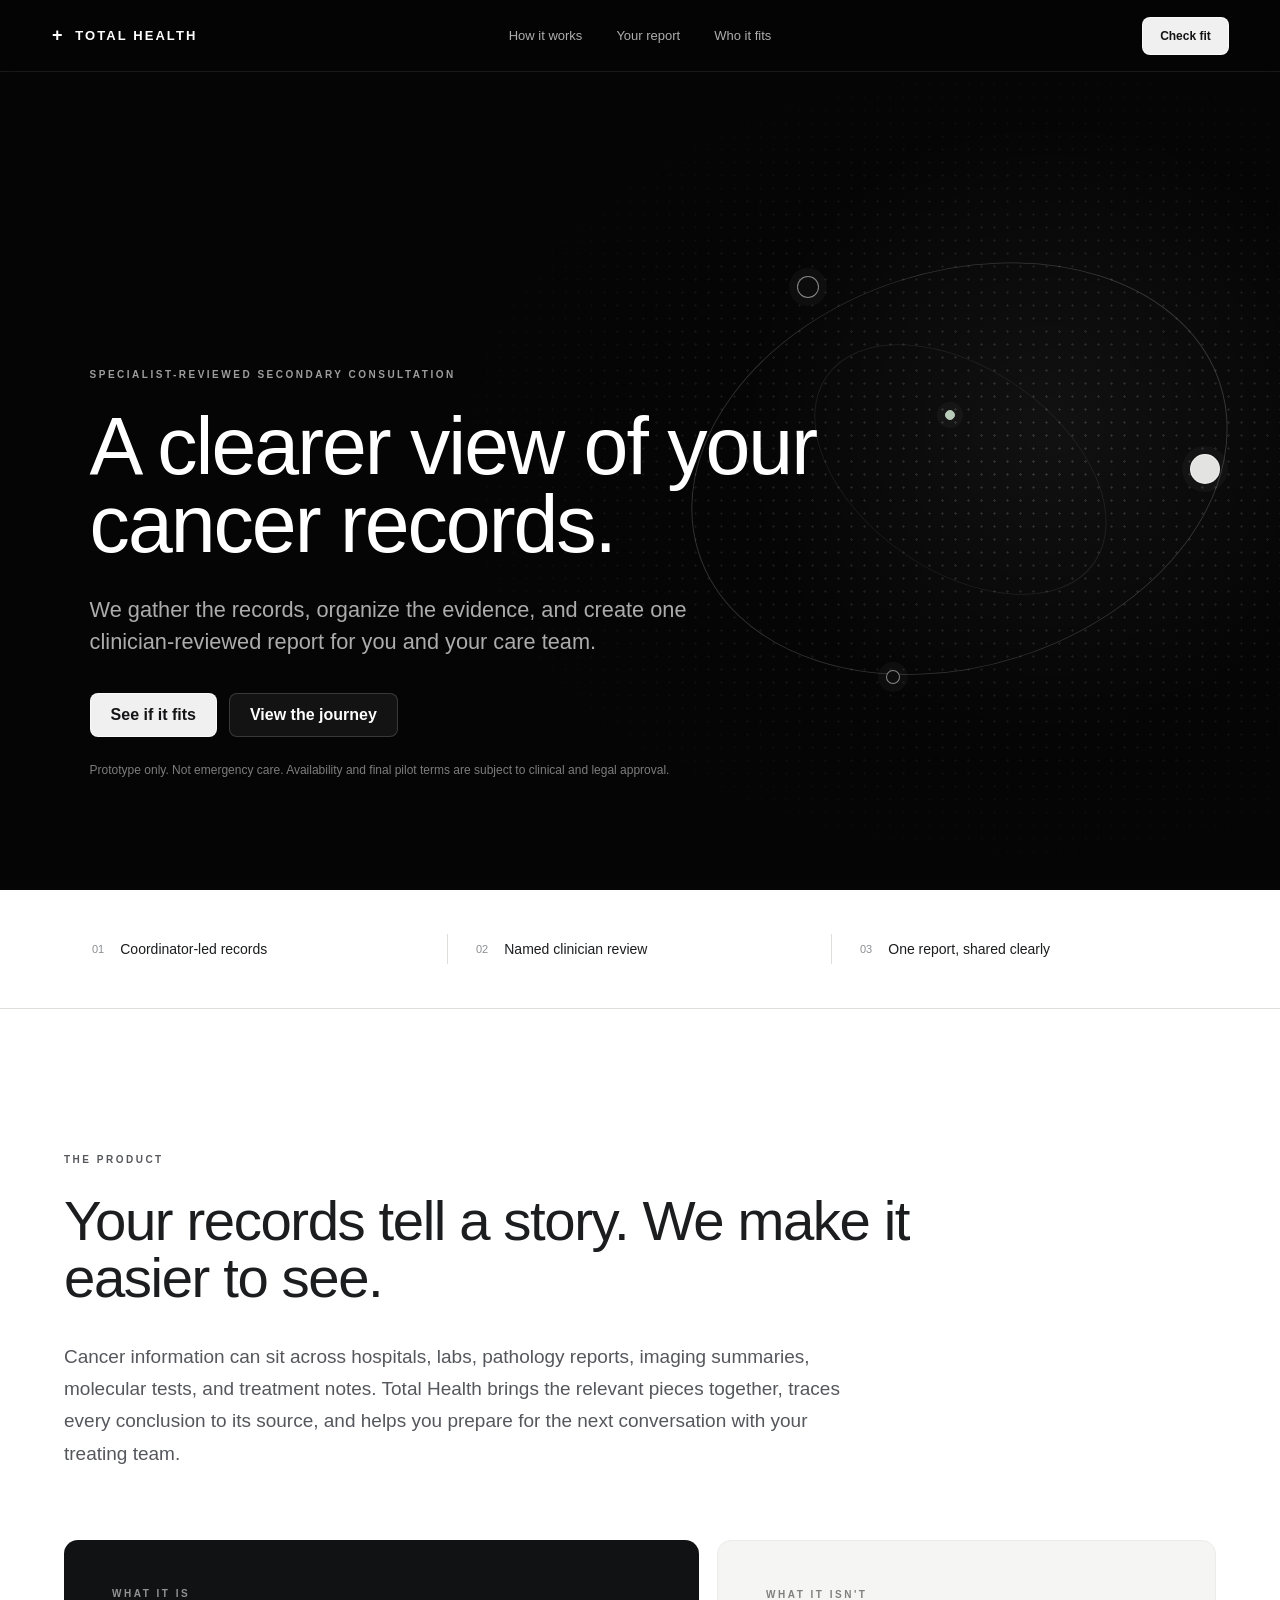
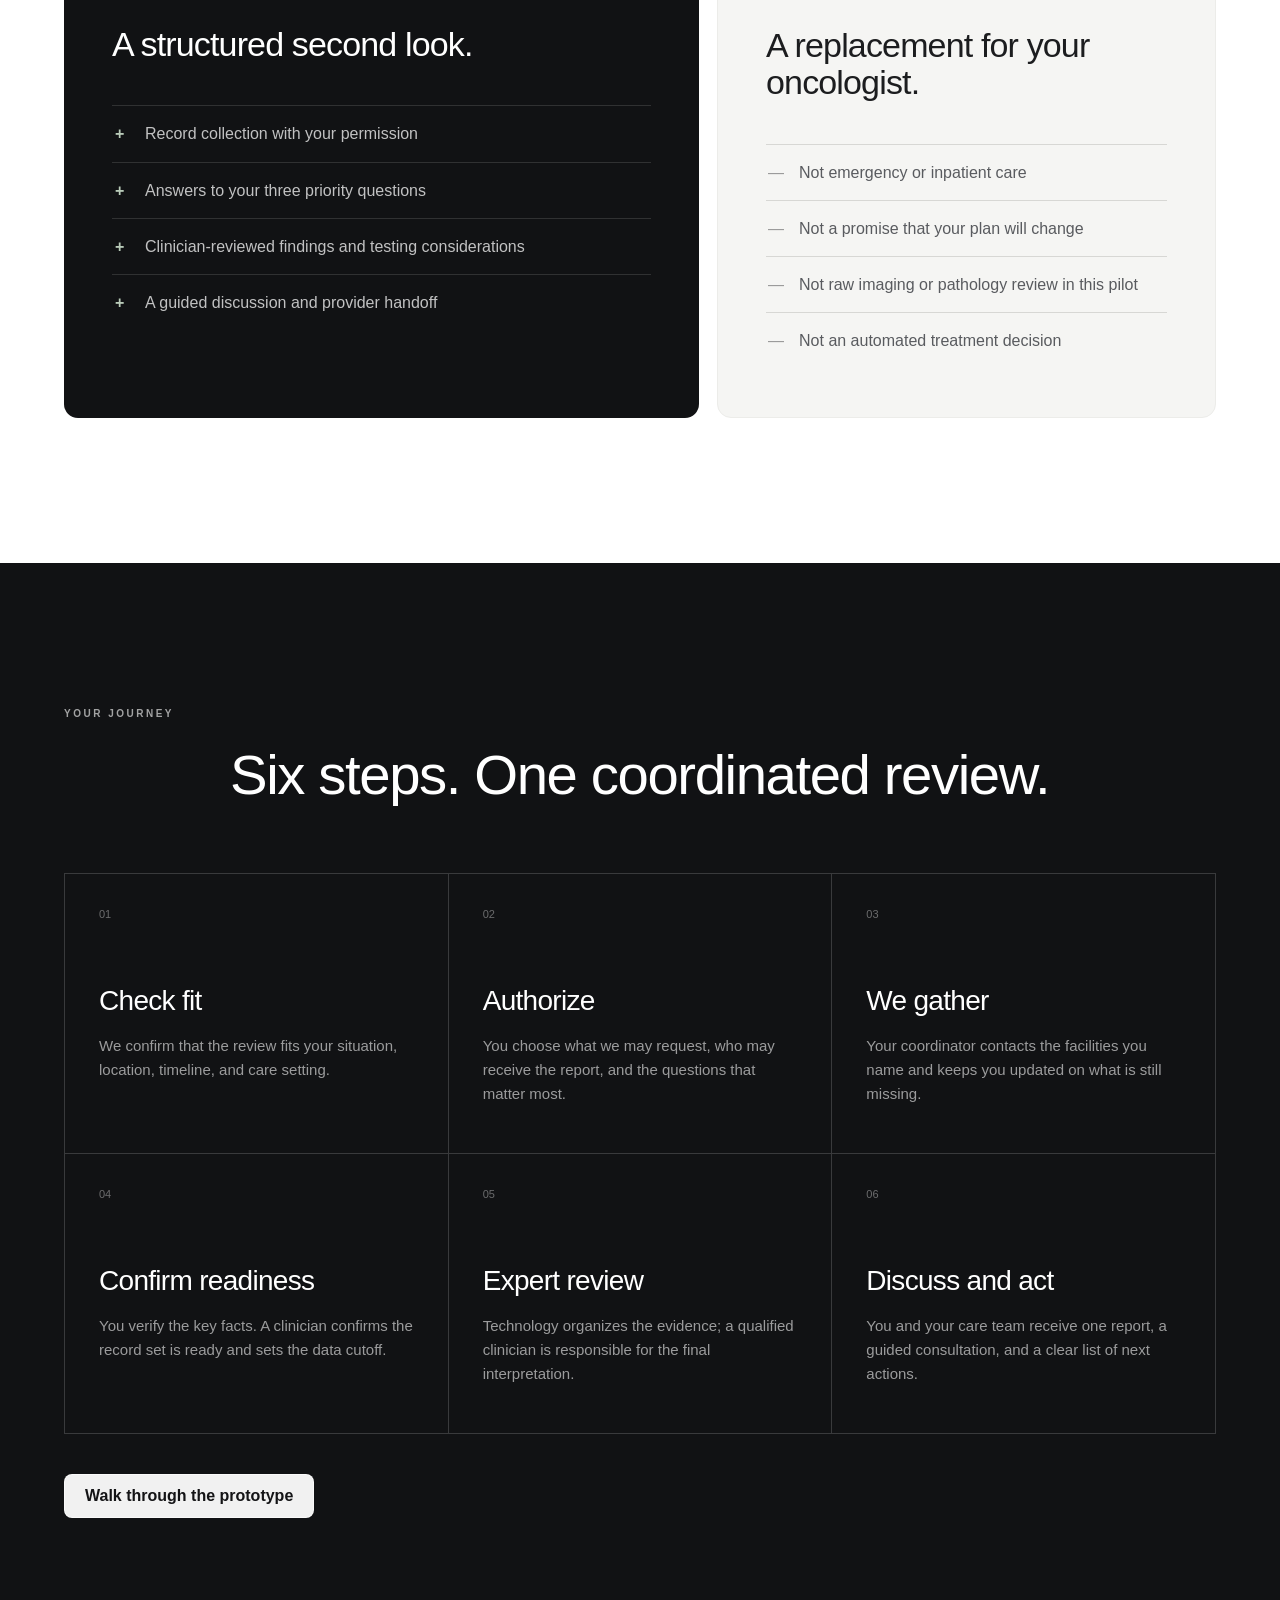
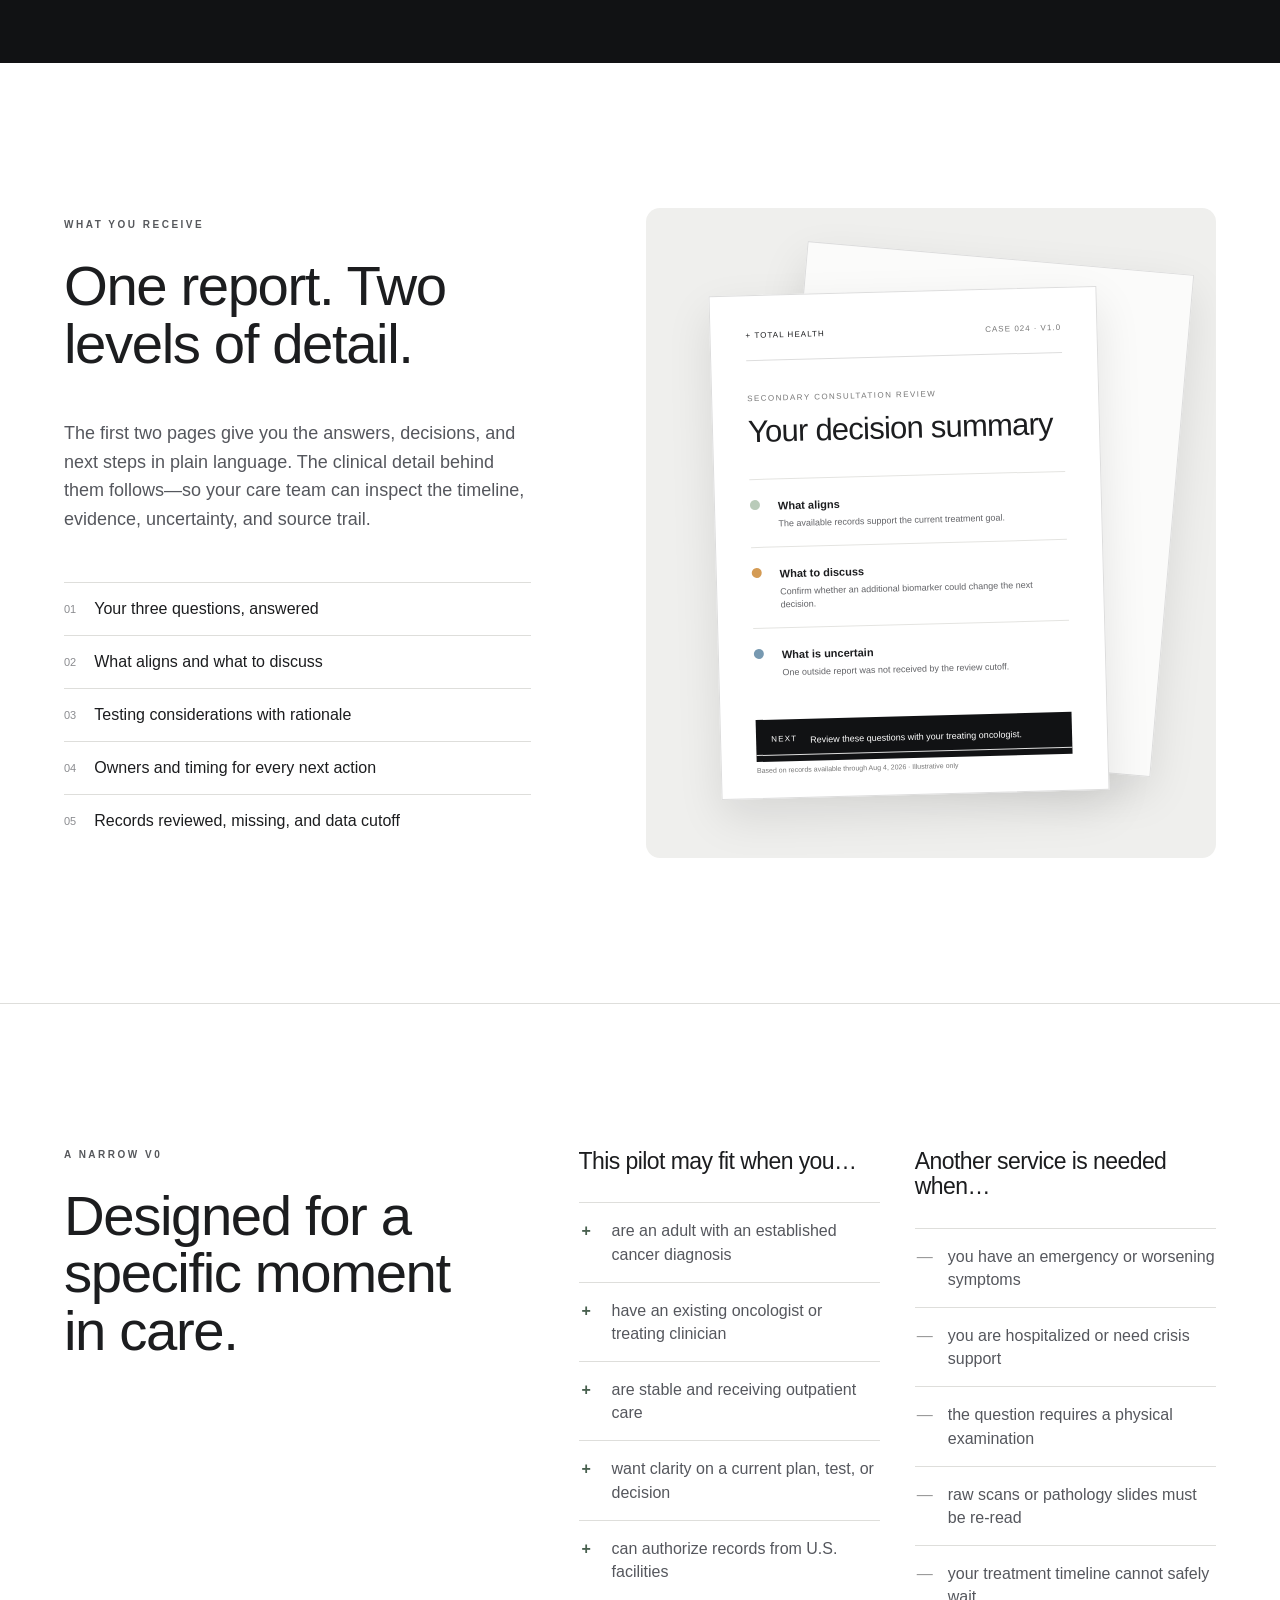
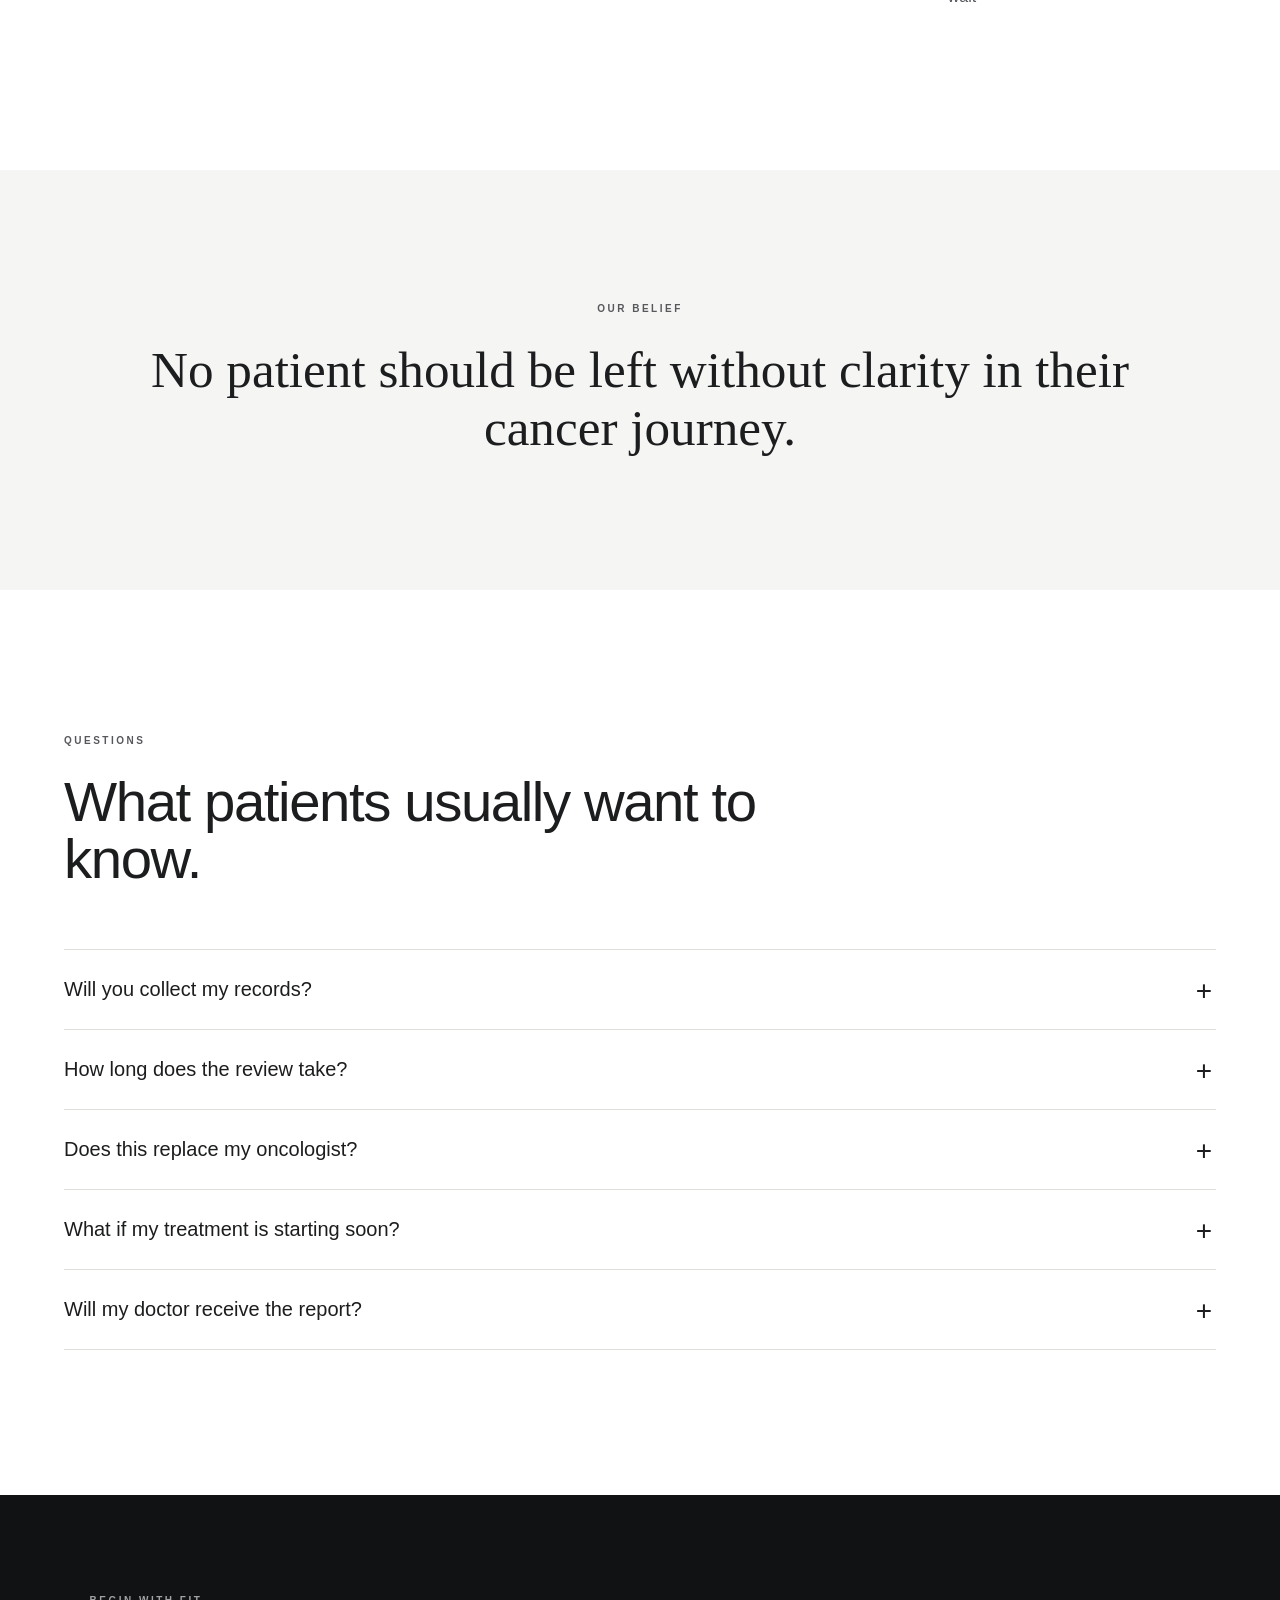
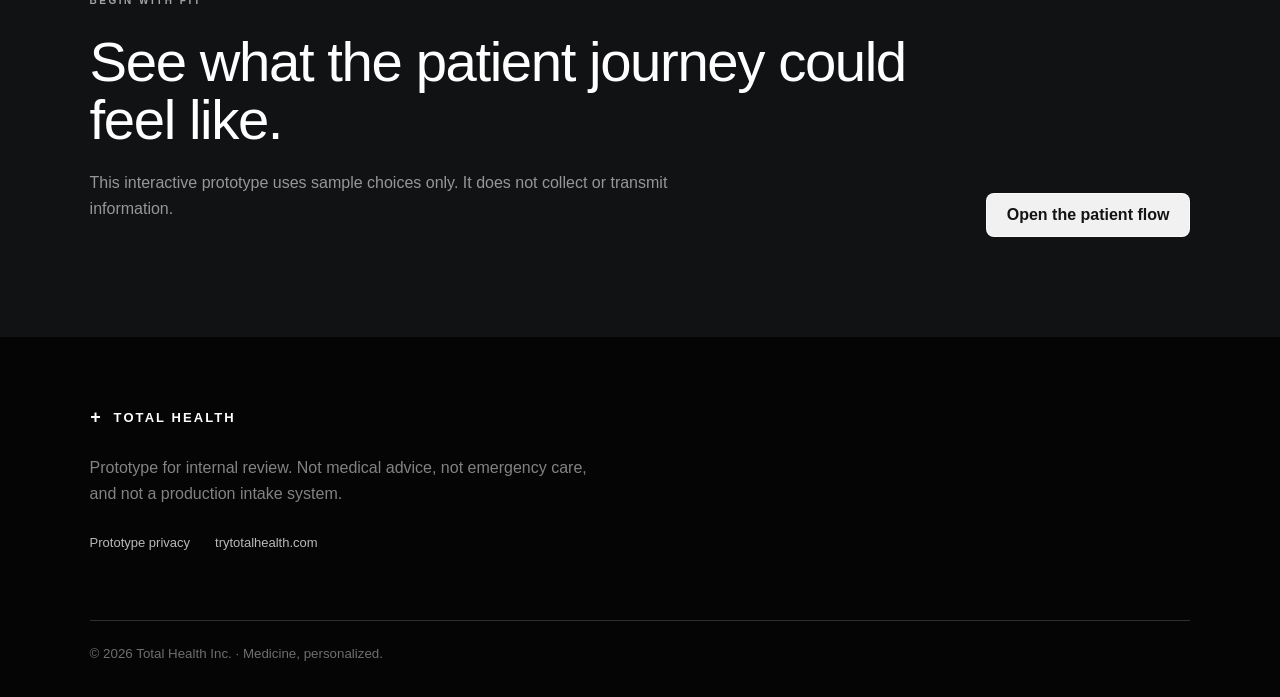
<file: total-health-tier2/index.html>
<!doctype html>
<html lang="en">
  <head>
    <meta charset="UTF-8" />
    <meta name="viewport" content="width=device-width, initial-scale=1.0" />
    <meta name="description" content="A Total Health prototype for a specialist-reviewed secondary cancer consultation." />
    <meta name="robots" content="noindex,nofollow" />
    <title>Total Health — A clearer view of your cancer records</title>
    <link rel="stylesheet" href="styles.css" />
  </head>
  <body>
    <a class="skip-link" href="#main">Skip to content</a>
    <header class="site-header dark-header" aria-label="Primary navigation">
      <a class="brand" href="index.html" aria-label="Total Health home">
        <span aria-hidden="true" class="brand-mark">+</span>
        <span>TOTAL HEALTH</span>
      </a>
      <nav aria-label="Main navigation">
        <a href="#how-it-works">How it works</a>
        <a href="#what-you-receive">Your report</a>
        <a href="#fit">Who it fits</a>
      </nav>
      <a class="button button-light button-small" href="patient-flow.html">Check fit</a>
    </header>

    <main id="main">
      <section class="hero hero-grid" aria-labelledby="hero-title">
        <div class="orbital-field" aria-hidden="true">
          <span class="orbit orbit-one"></span>
          <span class="orbit orbit-two"></span>
          <span class="node node-a"></span>
          <span class="node node-b"></span>
          <span class="node node-c"></span>
          <span class="node node-d"></span>
        </div>
        <div class="hero-copy">
          <p class="eyebrow light">SPECIALIST-REVIEWED SECONDARY CONSULTATION</p>
          <h1 id="hero-title">A clearer view of your cancer records.</h1>
          <p class="hero-lede">We gather the records, organize the evidence, and create one clinician-reviewed report for you and your care team.</p>
          <div class="button-row">
            <a class="button button-light" href="patient-flow.html">See if it fits</a>
            <a class="button button-ghost" href="#how-it-works">View the journey</a>
          </div>
          <p class="hero-note">Prototype only. Not emergency care. Availability and final pilot terms are subject to clinical and legal approval.</p>
        </div>
      </section>

      <section class="trust-strip" aria-label="Service principles">
        <div><span>01</span><strong>Coordinator-led records</strong></div>
        <div><span>02</span><strong>Named clinician review</strong></div>
        <div><span>03</span><strong>One report, shared clearly</strong></div>
      </section>

      <section class="section intro-section" aria-labelledby="intro-title">
        <p class="eyebrow">THE PRODUCT</p>
        <h2 id="intro-title">Your records tell a story. We make it easier to see.</h2>
        <p class="section-lede">Cancer information can sit across hospitals, labs, pathology reports, imaging summaries, molecular tests, and treatment notes. Total Health brings the relevant pieces together, traces every conclusion to its source, and helps you prepare for the next conversation with your treating team.</p>

        <div class="contrast-grid">
          <article class="contrast-card dark-card">
            <p class="card-kicker">WHAT IT IS</p>
            <h3>A structured second look.</h3>
            <ul class="check-list">
              <li>Record collection with your permission</li>
              <li>Answers to your three priority questions</li>
              <li>Clinician-reviewed findings and testing considerations</li>
              <li>A guided discussion and provider handoff</li>
            </ul>
          </article>
          <article class="contrast-card pale-card">
            <p class="card-kicker">WHAT IT ISN'T</p>
            <h3>A replacement for your oncologist.</h3>
            <ul class="minus-list">
              <li>Not emergency or inpatient care</li>
              <li>Not a promise that your plan will change</li>
              <li>Not raw imaging or pathology review in this pilot</li>
              <li>Not an automated treatment decision</li>
            </ul>
          </article>
        </div>
      </section>

      <section class="section dark-section" id="how-it-works" aria-labelledby="journey-title">
        <p class="eyebrow light">YOUR JOURNEY</p>
        <h2 id="journey-title">Six steps. One coordinated review.</h2>
        <div class="journey-grid">
          <article class="journey-card"><span>01</span><h3>Check fit</h3><p>We confirm that the review fits your situation, location, timeline, and care setting.</p></article>
          <article class="journey-card"><span>02</span><h3>Authorize</h3><p>You choose what we may request, who may receive the report, and the questions that matter most.</p></article>
          <article class="journey-card"><span>03</span><h3>We gather</h3><p>Your coordinator contacts the facilities you name and keeps you updated on what is still missing.</p></article>
          <article class="journey-card"><span>04</span><h3>Confirm readiness</h3><p>You verify the key facts. A clinician confirms the record set is ready and sets the data cutoff.</p></article>
          <article class="journey-card"><span>05</span><h3>Expert review</h3><p>Technology organizes the evidence; a qualified clinician is responsible for the final interpretation.</p></article>
          <article class="journey-card"><span>06</span><h3>Discuss and act</h3><p>You and your care team receive one report, a guided consultation, and a clear list of next actions.</p></article>
        </div>
        <div class="section-cta">
          <a class="button button-light" href="patient-flow.html">Walk through the prototype</a>
        </div>
      </section>

      <section class="section report-section" id="what-you-receive" aria-labelledby="report-title">
        <div class="report-copy">
          <p class="eyebrow">WHAT YOU RECEIVE</p>
          <h2 id="report-title">One report. Two levels of detail.</h2>
          <p>The first two pages give you the answers, decisions, and next steps in plain language. The clinical detail behind them follows—so your care team can inspect the timeline, evidence, uncertainty, and source trail.</p>
          <ul class="line-list">
            <li><span>01</span> Your three questions, answered</li>
            <li><span>02</span> What aligns and what to discuss</li>
            <li><span>03</span> Testing considerations with rationale</li>
            <li><span>04</span> Owners and timing for every next action</li>
            <li><span>05</span> Records reviewed, missing, and data cutoff</li>
          </ul>
        </div>
        <div class="report-mock" aria-label="Illustrative report preview">
          <div class="report-paper report-back" aria-hidden="true"></div>
          <article class="report-paper report-front">
            <header>
              <div class="report-brand">+ TOTAL HEALTH</div>
              <div class="report-meta">CASE 024 · V1.0</div>
            </header>
            <p class="report-label">SECONDARY CONSULTATION REVIEW</p>
            <h3>Your decision summary</h3>
            <div class="finding positive"><span></span><div><strong>What aligns</strong><p>The available records support the current treatment goal.</p></div></div>
            <div class="finding consider"><span></span><div><strong>What to discuss</strong><p>Confirm whether an additional biomarker could change the next decision.</p></div></div>
            <div class="finding neutral"><span></span><div><strong>What is uncertain</strong><p>One outside report was not received by the review cutoff.</p></div></div>
            <div class="next-action"><span>Next</span><p>Review these questions with your treating oncologist.</p></div>
            <footer>Based on records available through Aug 4, 2026 · Illustrative only</footer>
          </article>
        </div>
      </section>

      <section class="section fit-section" id="fit" aria-labelledby="fit-title">
        <div>
          <p class="eyebrow">A NARROW V0</p>
          <h2 id="fit-title">Designed for a specific moment in care.</h2>
        </div>
        <div class="fit-columns">
          <article>
            <h3>This pilot may fit when you…</h3>
            <ul class="check-list ink">
              <li>are an adult with an established cancer diagnosis</li>
              <li>have an existing oncologist or treating clinician</li>
              <li>are stable and receiving outpatient care</li>
              <li>want clarity on a current plan, test, or decision</li>
              <li>can authorize records from U.S. facilities</li>
            </ul>
          </article>
          <article>
            <h3>Another service is needed when…</h3>
            <ul class="minus-list ink">
              <li>you have an emergency or worsening symptoms</li>
              <li>you are hospitalized or need crisis support</li>
              <li>the question requires a physical examination</li>
              <li>raw scans or pathology slides must be re-read</li>
              <li>your treatment timeline cannot safely wait</li>
            </ul>
          </article>
        </div>
      </section>

      <section class="belief-section" aria-label="Total Health belief">
        <p class="eyebrow">OUR BELIEF</p>
        <blockquote>No patient should be left without clarity in their cancer journey.</blockquote>
      </section>

      <section class="section faq-section" aria-labelledby="faq-title">
        <p class="eyebrow">QUESTIONS</p>
        <h2 id="faq-title">What patients usually want to know.</h2>
        <div class="faq-list">
          <details><summary>Will you collect my records?</summary><p>Yes. After you authorize us, a coordinator requests the relevant records from the facilities you name. You may upload records you already have, but upload is optional.</p></details>
          <details><summary>How long does the review take?</summary><p>The record-gathering time depends on your providers. The proposed pilot target is 7–10 business days for the report after a clinician confirms that the record set is complete. Final terms are pending.</p></details>
          <details><summary>Does this replace my oncologist?</summary><p>No. Your treating clinician remains responsible for diagnosis, orders, and treatment. The report is designed to support a better-informed conversation with that team.</p></details>
          <details><summary>What if my treatment is starting soon?</summary><p>Tell us during the fit check. We will only accept the case if the clinical team can meet the decision timeline. Do not delay treatment while waiting for this review unless your treating clinician advises you to.</p></details>
          <details><summary>Will my doctor receive the report?</summary><p>The proposed service sends the same versioned report to you and the clinician you nominate through verified secure channels, subject to your authorization and the final service policy.</p></details>
        </div>
      </section>

      <section class="cta-section">
        <div>
          <p class="eyebrow light">BEGIN WITH FIT</p>
          <h2>See what the patient journey could feel like.</h2>
          <p>This interactive prototype uses sample choices only. It does not collect or transmit information.</p>
        </div>
        <a class="button button-light" href="patient-flow.html">Open the patient flow</a>
      </section>
    </main>

    <footer class="site-footer">
      <div class="brand"><span aria-hidden="true" class="brand-mark">+</span><span>TOTAL HEALTH</span></div>
      <p>Prototype for internal review. Not medical advice, not emergency care, and not a production intake system.</p>
      <div class="footer-links"><a href="privacy.html">Prototype privacy</a><a href="https://trytotalhealth.com/">trytotalhealth.com</a></div>
      <small>© 2026 Total Health Inc. · Medicine, personalized.</small>
    </footer>
  </body>
</html>
</file>
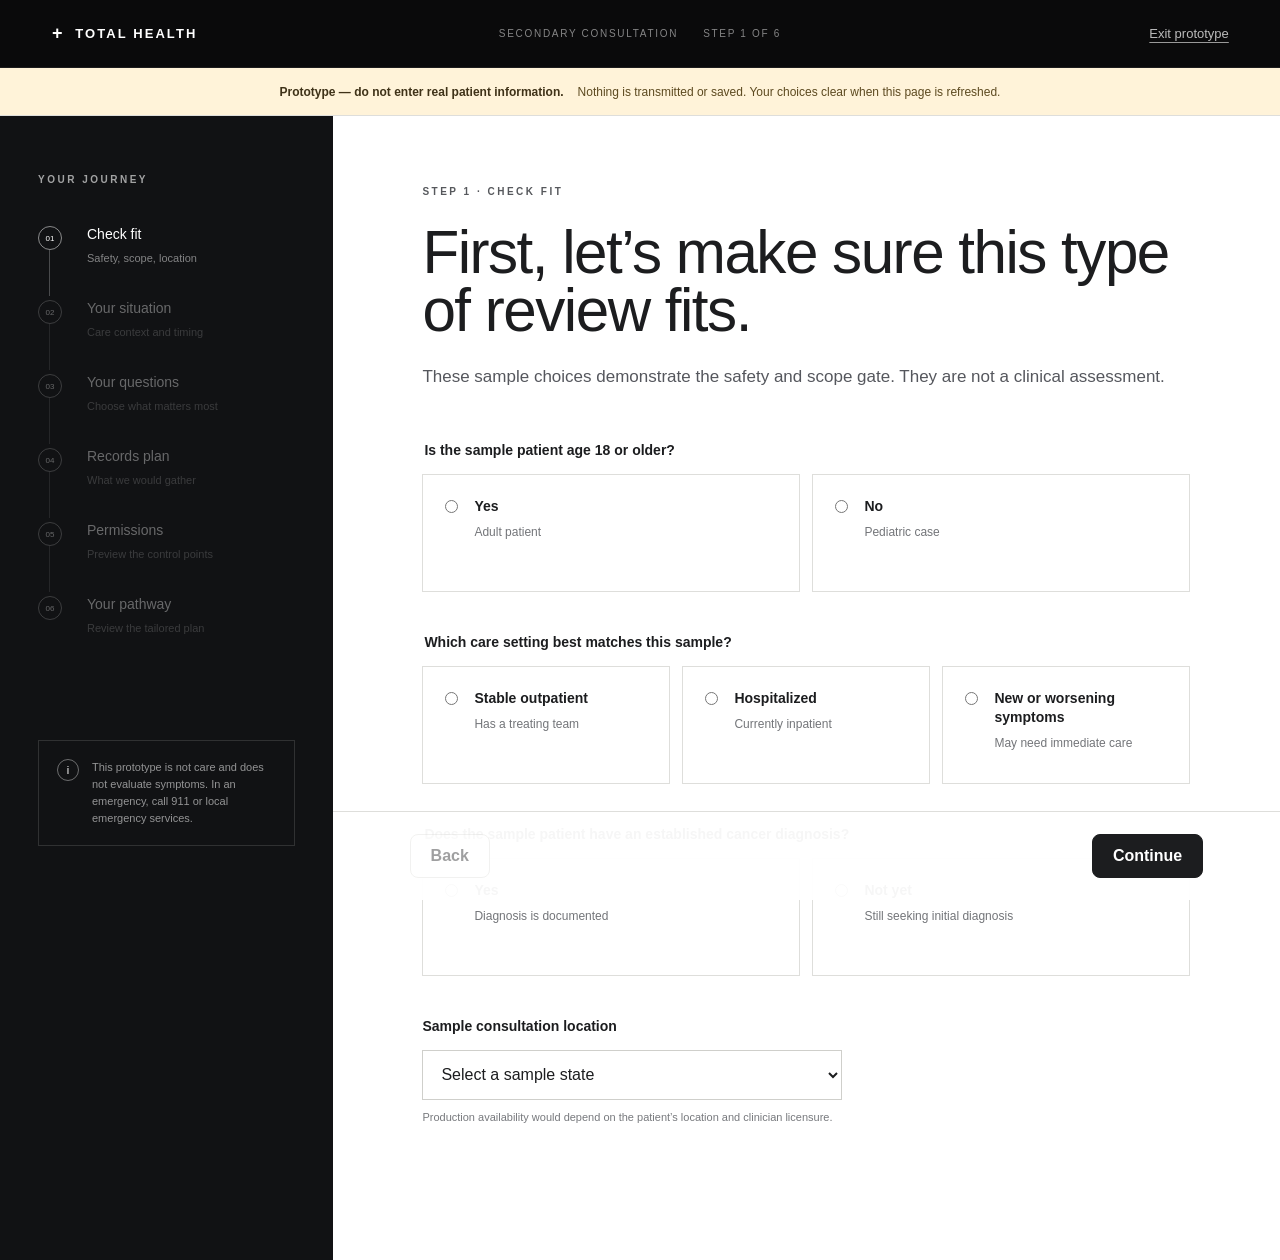
<file: total-health-tier2/patient-flow.html>
<!doctype html>
<html lang="en">
  <head>
    <meta charset="UTF-8" />
    <meta name="viewport" content="width=device-width, initial-scale=1.0" />
    <meta name="description" content="Interactive no-PHI prototype of the Total Health Tier 2 secondary-consult patient flow." />
    <meta name="robots" content="noindex,nofollow" />
    <title>Patient flow prototype — Total Health</title>
    <link rel="stylesheet" href="styles.css" />
  </head>
  <body class="flow-page">
    <a class="skip-link" href="#flow-main">Skip to content</a>
    <header class="site-header flow-header">
      <a class="brand" href="index.html" aria-label="Back to Total Health prototype home">
        <span aria-hidden="true" class="brand-mark">+</span>
        <span>TOTAL HEALTH</span>
      </a>
      <div class="flow-header-meta"><span>SECONDARY CONSULTATION</span><span id="step-counter">STEP 1 OF 6</span></div>
      <a class="text-link" href="index.html">Exit prototype</a>
    </header>

    <div class="prototype-alert" role="note">
      <strong>Prototype — do not enter real patient information.</strong>
      <span>Nothing is transmitted or saved. Your choices clear when this page is refreshed.</span>
    </div>

    <main id="flow-main" class="flow-shell">
      <aside class="flow-sidebar" aria-label="Patient journey steps">
        <p class="eyebrow light">YOUR JOURNEY</p>
        <ol class="progress-list">
          <li class="active" data-progress="1"><span>01</span><div><strong>Check fit</strong><small>Safety, scope, location</small></div></li>
          <li data-progress="2"><span>02</span><div><strong>Your situation</strong><small>Care context and timing</small></div></li>
          <li data-progress="3"><span>03</span><div><strong>Your questions</strong><small>Choose what matters most</small></div></li>
          <li data-progress="4"><span>04</span><div><strong>Records plan</strong><small>What we would gather</small></div></li>
          <li data-progress="5"><span>05</span><div><strong>Permissions</strong><small>Preview the control points</small></div></li>
          <li data-progress="6"><span>06</span><div><strong>Your pathway</strong><small>Review the tailored plan</small></div></li>
        </ol>
        <div class="sidebar-help"><span aria-hidden="true">i</span><p>This prototype is not care and does not evaluate symptoms. In an emergency, call 911 or local emergency services.</p></div>
      </aside>

      <section class="flow-panel" aria-live="polite">
        <form id="flow-form" novalidate>
          <section class="flow-step active" data-step="1" aria-labelledby="step-1-title">
            <p class="eyebrow">STEP 1 · CHECK FIT</p>
            <h1 id="step-1-title">First, let’s make sure this type of review fits.</h1>
            <p class="step-lede">These sample choices demonstrate the safety and scope gate. They are not a clinical assessment.</p>

            <fieldset>
              <legend>Is the sample patient age 18 or older?</legend>
              <div class="choice-row two-up">
                <label class="choice-card"><input type="radio" name="adult" value="yes" required /><span><strong>Yes</strong><small>Adult patient</small></span></label>
                <label class="choice-card"><input type="radio" name="adult" value="no" /><span><strong>No</strong><small>Pediatric case</small></span></label>
              </div>
            </fieldset>

            <fieldset>
              <legend>Which care setting best matches this sample?</legend>
              <div class="choice-row three-up">
                <label class="choice-card"><input type="radio" name="setting" value="outpatient" required /><span><strong>Stable outpatient</strong><small>Has a treating team</small></span></label>
                <label class="choice-card"><input type="radio" name="setting" value="hospital" /><span><strong>Hospitalized</strong><small>Currently inpatient</small></span></label>
                <label class="choice-card"><input type="radio" name="setting" value="urgent" /><span><strong>New or worsening symptoms</strong><small>May need immediate care</small></span></label>
              </div>
            </fieldset>

            <fieldset>
              <legend>Does the sample patient have an established cancer diagnosis?</legend>
              <div class="choice-row two-up">
                <label class="choice-card"><input type="radio" name="diagnosis" value="yes" required /><span><strong>Yes</strong><small>Diagnosis is documented</small></span></label>
                <label class="choice-card"><input type="radio" name="diagnosis" value="no" /><span><strong>Not yet</strong><small>Still seeking initial diagnosis</small></span></label>
              </div>
            </fieldset>

            <div class="field-group compact-field">
              <label for="state">Sample consultation location</label>
              <select id="state" name="state" required>
                <option value="">Select a sample state</option>
                <option value="CA">California</option>
                <option value="NY">New York</option>
                <option value="TX">Texas</option>
                <option value="other">Another U.S. state</option>
              </select>
              <p class="field-help">Production availability would depend on the patient’s location and clinician licensure.</p>
            </div>
          </section>

          <section class="flow-step" data-step="2" aria-labelledby="step-2-title">
            <p class="eyebrow">STEP 2 · YOUR SITUATION</p>
            <h1 id="step-2-title">Where is the sample patient in the care journey?</h1>
            <p class="step-lede">The answer changes which records matter most and how the review should add value.</p>

            <fieldset>
              <legend>Has the sample patient already visited a major cancer center?</legend>
              <div class="choice-stack">
                <label class="choice-card horizontal"><input type="radio" name="cohort" value="post-center" required /><span><strong>Yes — a formal second opinion already exists</strong><small>Focus on differentiation, molecular/testing gaps, and unresolved decisions.</small></span><span class="choice-tag">PILOT FIRST</span></label>
                <label class="choice-card horizontal"><input type="radio" name="cohort" value="no-center" /><span><strong>No — care has remained local or regional</strong><small>Collect a broader diagnostic and treatment record before advanced analysis.</small></span></label>
                <label class="choice-card horizontal"><input type="radio" name="cohort" value="unsure" /><span><strong>Unsure</strong><small>A coordinator would clarify the history before requests begin.</small></span></label>
              </div>
            </fieldset>

            <fieldset>
              <legend>How soon is the next major treatment decision?</legend>
              <div class="choice-row three-up">
                <label class="choice-card"><input type="radio" name="timing" value="soon" required /><span><strong>Within 10 business days</strong><small>Manual timeline review</small></span></label>
                <label class="choice-card"><input type="radio" name="timing" value="later" /><span><strong>More than 10 days</strong><small>Standard pilot pathway</small></span></label>
                <label class="choice-card"><input type="radio" name="timing" value="unknown" /><span><strong>Not sure</strong><small>Coordinator confirms</small></span></label>
              </div>
            </fieldset>

            <div class="info-card"><span class="info-icon" aria-hidden="true">!</span><p><strong>The review should never create an unsafe delay.</strong> A real patient would be told not to delay treatment unless their treating clinician advises them to.</p></div>
          </section>

          <section class="flow-step" data-step="3" aria-labelledby="step-3-title">
            <p class="eyebrow">STEP 3 · YOUR QUESTIONS</p>
            <h1 id="step-3-title">Choose up to three questions for the review.</h1>
            <p class="step-lede">Focused questions keep the evidence search bounded and make the consultation easier to use.</p>

            <fieldset>
              <legend class="sr-only">Sample question choices</legend>
              <div class="question-grid">
                <label class="question-card"><input type="checkbox" name="questions" value="diagnosis" /><span class="question-number">01</span><span><strong>Does the available record support the diagnosis and stage?</strong><small>Review pathology and staging documentation.</small></span></label>
                <label class="question-card"><input type="checkbox" name="questions" value="plan" /><span class="question-number">02</span><span><strong>How does the current plan fit the available evidence?</strong><small>Clarify alignment, alternatives, and assumptions.</small></span></label>
                <label class="question-card"><input type="checkbox" name="questions" value="testing" /><span class="question-number">03</span><span><strong>Could another test inform the next decision?</strong><small>Review biomarkers, molecular testing, and gaps.</small></span></label>
                <label class="question-card"><input type="checkbox" name="questions" value="trial" /><span class="question-number">04</span><span><strong>Are there trial questions worth discussing?</strong><small>Identify what information a trial search would need.</small></span></label>
                <label class="question-card"><input type="checkbox" name="questions" value="hereditary" /><span class="question-number">05</span><span><strong>Should hereditary cancer genetics be discussed?</strong><small>Separate tumor testing from inherited risk.</small></span></label>
                <label class="question-card"><input type="checkbox" name="questions" value="next" /><span class="question-number">06</span><span><strong>What are the most important next questions for the care team?</strong><small>Create an owner-and-timing action list.</small></span></label>
              </div>
              <p class="selection-note"><span id="question-count">0</span> of 3 selected</p>
            </fieldset>

            <div class="info-card soft"><span class="info-icon" aria-hidden="true">i</span><p>Production intake would also ask about goals, tradeoffs, preferred detail, language, accessibility, and whether a caregiver should participate.</p></div>
          </section>

          <section class="flow-step" data-step="4" aria-labelledby="step-4-title">
            <p class="eyebrow">STEP 4 · RECORDS PLAN</p>
            <h1 id="step-4-title">We would build the record set with the patient—not hand them a scavenger hunt.</h1>
            <p class="step-lede">Select generic sample sources to preview the coordinator’s plan. Do not enter facility or clinician names.</p>

            <fieldset>
              <legend>Which sample sources hold relevant records?</legend>
              <div class="source-grid">
                <label class="source-card"><input type="checkbox" name="sources" value="local-oncology" /><span class="source-icon" aria-hidden="true">＋</span><span><strong>Local oncology practice</strong><small>Notes, treatment plan, medications, labs</small></span></label>
                <label class="source-card"><input type="checkbox" name="sources" value="cancer-center" /><span class="source-icon" aria-hidden="true">✦</span><span><strong>Major cancer center</strong><small>Consult note, tumor board, recommendations</small></span></label>
                <label class="source-card"><input type="checkbox" name="sources" value="hospital" /><span class="source-icon" aria-hidden="true">▦</span><span><strong>Hospital or surgery center</strong><small>Operative and procedure records</small></span></label>
                <label class="source-card"><input type="checkbox" name="sources" value="pathology" /><span class="source-icon" aria-hidden="true">◫</span><span><strong>Pathology laboratory</strong><small>Reports and amendments</small></span></label>
                <label class="source-card"><input type="checkbox" name="sources" value="imaging" /><span class="source-icon" aria-hidden="true">◎</span><span><strong>Imaging center</strong><small>Reports and impressions; not raw images in V0</small></span></label>
                <label class="source-card"><input type="checkbox" name="sources" value="molecular" /><span class="source-icon" aria-hidden="true">⌁</span><span><strong>Molecular testing lab</strong><small>Biomarker, tumor, or germline reports</small></span></label>
              </div>
            </fieldset>

            <div class="records-preview" id="records-preview">
              <div><p class="card-kicker">BASELINE REQUEST</p><h2>Core oncology record set</h2></div>
              <ul id="records-list">
                <li>Pathology report and amendments</li>
                <li>Most recent imaging report</li>
                <li>Current oncology note and treatment plan</li>
                <li>Treatment history, medications, allergies, and recent labs</li>
                <li>Relevant molecular or biomarker reports</li>
              </ul>
            </div>
          </section>

          <section class="flow-step" data-step="5" aria-labelledby="step-5-title">
            <p class="eyebrow">STEP 5 · PERMISSIONS</p>
            <h1 id="step-5-title">The patient controls what is requested and shared.</h1>
            <p class="step-lede">These are UX placeholders—not legal consent. Production documents would be versioned, downloadable, revocable, and reviewed by counsel.</p>

            <div class="permission-list">
              <label class="permission-row"><input type="checkbox" name="permissions" value="service" /><span><strong>Service consent</strong><small>Scope, remote review, treating-clinician responsibility, risks, limits, alternatives, and complaint route.</small></span><span>Required</span></label>
              <label class="permission-row"><input type="checkbox" name="permissions" value="records" /><span><strong>Records request</strong><small>Patient-directed access request and/or HIPAA authorization tailored to each source.</small></span><span>Required</span></label>
              <label class="permission-row"><input type="checkbox" name="permissions" value="provider" /><span><strong>Provider delivery</strong><small>Name the treating clinician and approve the verified secure destination for the final report.</small></span><span>Proposed</span></label>
              <label class="permission-row"><input type="checkbox" name="permissions" value="caregiver" /><span><strong>Caregiver access</strong><small>Optional permission defining who may join, act, or receive information and when it expires.</small></span><span>Optional</span></label>
              <label class="permission-row"><input type="checkbox" name="permissions" value="genetics" /><span><strong>Separate genetics consent later</strong><small>Only if a hereditary-cancer evaluation is clinically appropriate and the patient chooses it.</small></span><span>Conditional</span></label>
            </div>

            <div class="release-preference">
              <label for="release">Sample report-release preference</label>
              <select id="release" name="release">
                <option value="consult">Open it with the clinician during the consultation</option>
                <option value="before">Receive it shortly before the consultation</option>
                <option value="after">Receive it after the discussion</option>
              </select>
              <p>Urgent safety communication would follow the approved clinical escalation policy, regardless of preference.</p>
            </div>
          </section>

          <section class="flow-step" data-step="6" aria-labelledby="step-6-title">
            <p class="eyebrow">STEP 6 · YOUR PATHWAY</p>
            <h1 id="step-6-title">A coordinated plan, ready for human review.</h1>
            <p class="step-lede">This is the sample pathway generated from the selected prototype choices.</p>

            <div id="fit-result" class="result-banner">
              <span class="result-dot"></span>
              <div><p class="card-kicker">SAMPLE OUTCOME</p><h2>Standard pilot pathway</h2><p>A coordinator and clinical reviewer would confirm final eligibility before any records are requested.</p></div>
            </div>

            <div class="pathway-grid">
              <article><p class="card-kicker">COHORT</p><h3 id="summary-cohort">Not selected</h3><p id="summary-cohort-note">Return to step 2 to choose a sample care context.</p></article>
              <article><p class="card-kicker">QUESTIONS</p><h3 id="summary-questions">0 selected</h3><p>These would become the organizing structure of the report and consultation.</p></article>
              <article><p class="card-kicker">RECORD SOURCES</p><h3 id="summary-sources">0 sample sources</h3><p>A coordinator would request, track, reconcile, and classify the records.</p></article>
            </div>

            <ol class="case-timeline">
              <li><span>1 business day</span><div><strong>Coordinator kickoff</strong><p>Verify eligibility, questions, sources, language and accessibility needs.</p></div></li>
              <li><span>Variable</span><div><strong>Record collection</strong><p>Request records, update the patient every two business days, and show missing items.</p></div></li>
              <li><span>Hard gate</span><div><strong>Clinical completeness and packet lock</strong><p>A clinician approves the scope, data cutoff, and frozen record manifest.</p></div></li>
              <li><span>7–10 business days*</span><div><strong>Expert review and signed report</strong><p>Source-linked synthesis, clinician review, QA, and one shared PDF.</p></div></li>
              <li><span>Within 3 business days*</span><div><strong>Consultation and provider handoff</strong><p>Plain-language discussion, teach-back, secure delivery, and next-action owners.</p></div></li>
            </ol>
            <p class="timeline-note">* Proposed pilot targets after records are complete; final terms and availability are not approved.</p>

            <div class="report-outcome">
              <div><p class="card-kicker">THE DELIVERABLE</p><h2>One report for the patient and care team.</h2><p>Pages 1–2 show the three answers and next actions. Clinical detail follows with the timeline, evidence, uncertainty, testing considerations, sources, missing records, and reviewer signature.</p></div>
              <div class="mini-report" aria-hidden="true"><span>+ TOTAL HEALTH</span><strong>Decision summary</strong><i></i><i></i><i></i><em>Evidence · uncertainty · next action</em></div>
            </div>

            <div class="flow-complete-actions">
              <a class="button button-dark" href="index.html">Return to landing page</a>
              <button class="button button-outline" type="button" id="restart-flow">Restart sample</button>
            </div>
          </section>

          <div class="flow-actions" id="flow-actions">
            <button class="button button-outline" type="button" id="back-step" disabled>Back</button>
            <div class="validation-message" id="validation-message" role="alert"></div>
            <button class="button button-dark" type="button" id="next-step">Continue</button>
          </div>
        </form>
      </section>
    </main>

    <script src="app.js"></script>
  </body>
</html>
</file>
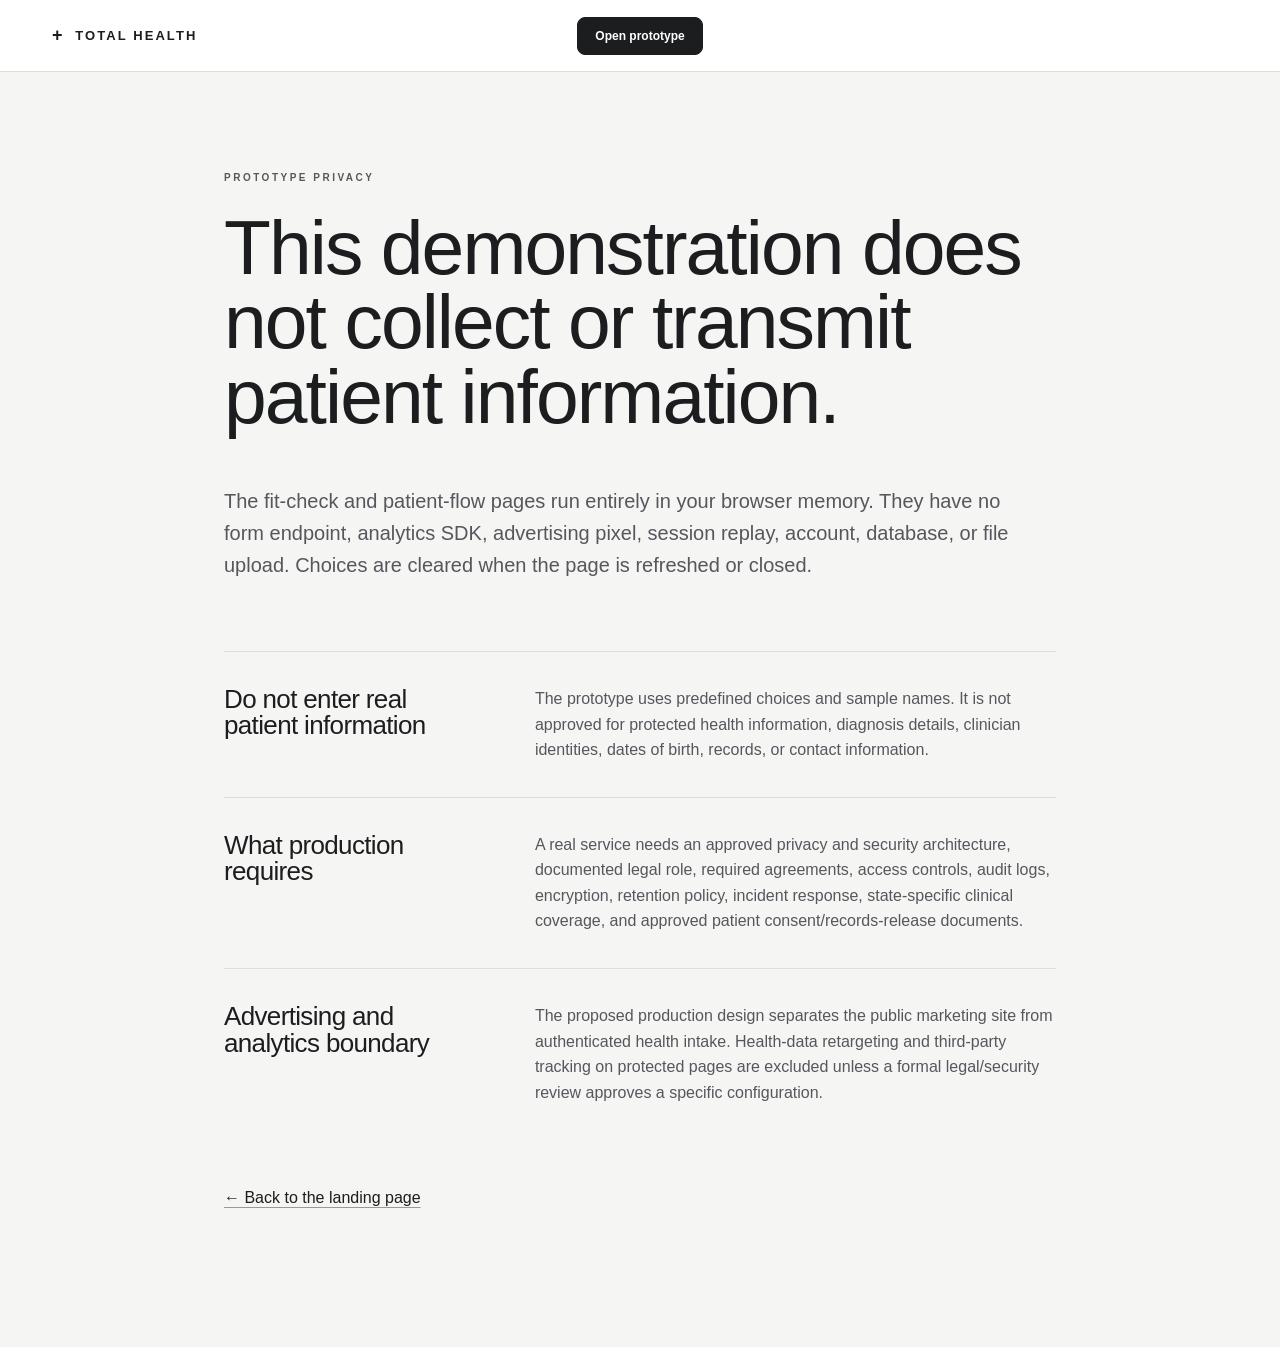
<file: total-health-tier2/privacy.html>
<!doctype html>
<html lang="en">
  <head>
    <meta charset="UTF-8" />
    <meta name="viewport" content="width=device-width, initial-scale=1.0" />
    <meta name="robots" content="noindex,nofollow" />
    <title>Prototype privacy — Total Health</title>
    <link rel="stylesheet" href="styles.css" />
  </head>
  <body class="paper-page">
    <a class="skip-link" href="#main">Skip to content</a>
    <header class="site-header light-header">
      <a class="brand" href="index.html"><span aria-hidden="true" class="brand-mark">+</span><span>TOTAL HEALTH</span></a>
      <a class="button button-dark button-small" href="patient-flow.html">Open prototype</a>
    </header>
    <main id="main" class="privacy-main">
      <p class="eyebrow">PROTOTYPE PRIVACY</p>
      <h1>This demonstration does not collect or transmit patient information.</h1>
      <p class="privacy-lede">The fit-check and patient-flow pages run entirely in your browser memory. They have no form endpoint, analytics SDK, advertising pixel, session replay, account, database, or file upload. Choices are cleared when the page is refreshed or closed.</p>
      <section><h2>Do not enter real patient information</h2><p>The prototype uses predefined choices and sample names. It is not approved for protected health information, diagnosis details, clinician identities, dates of birth, records, or contact information.</p></section>
      <section><h2>What production requires</h2><p>A real service needs an approved privacy and security architecture, documented legal role, required agreements, access controls, audit logs, encryption, retention policy, incident response, state-specific clinical coverage, and approved patient consent/records-release documents.</p></section>
      <section><h2>Advertising and analytics boundary</h2><p>The proposed production design separates the public marketing site from authenticated health intake. Health-data retargeting and third-party tracking on protected pages are excluded unless a formal legal/security review approves a specific configuration.</p></section>
      <a class="text-link" href="index.html">← Back to the landing page</a>
    </main>
  </body>
</html>
</file>
<file: total-health-tier2/styles.css>
:root {
  --black: #050505;
  --ink: #1c1d1f;
  --ink-soft: #55575d;
  --paper: #ffffff;
  --mist: #f5f5f3;
  --line: #dededb;
  --line-dark: rgba(255,255,255,.17);
  --sage: #b9cbb9;
  --sage-dark: #48604f;
  --amber: #d49b54;
  --rose: #be6d5b;
  --blue: #7799b1;
  --danger: #9e3f37;
  --display: "Aeonik", "Helvetica Neue", Arial, sans-serif;
  --body: "Apercu Pro", "Helvetica Neue", Arial, sans-serif;
  --serif: "Iowan Old Style", "Baskerville", Georgia, serif;
  --max: 1480px;
}

* { box-sizing: border-box; }
html { scroll-behavior: smooth; }
body { margin: 0; background: var(--paper); color: var(--ink); font-family: var(--body); -webkit-font-smoothing: antialiased; }
a { color: inherit; text-decoration: none; }
button, input, select { font: inherit; }
button, a { -webkit-tap-highlight-color: transparent; }

.skip-link { position: fixed; z-index: 9999; top: 10px; left: 10px; padding: 10px 14px; background: #fff; color: #000; transform: translateY(-150%); }
.skip-link:focus { transform: translateY(0); }
.sr-only { position: absolute !important; width: 1px; height: 1px; padding: 0; margin: -1px; overflow: hidden; clip: rect(0,0,0,0); white-space: nowrap; border: 0; }

.site-header { position: relative; z-index: 50; min-height: 72px; display: grid; grid-template-columns: 1fr auto 1fr; align-items: center; gap: 32px; padding: 0 4vw; border-bottom: 1px solid rgba(255,255,255,.08); font-size: 13px; }
.dark-header { position: absolute; inset: 0 0 auto 0; color: white; background: rgba(5,5,5,.48); backdrop-filter: blur(14px); }
.light-header { color: var(--ink); background: white; border-color: var(--line); }
.site-header nav { display: flex; align-items: center; gap: 34px; color: rgba(255,255,255,.68); }
.site-header nav a:hover, .site-header nav a:focus-visible { color: white; }
.site-header > .button, .site-header > .text-link { justify-self: end; }
.brand { display: inline-flex; align-items: center; gap: 10px; font-size: 13px; letter-spacing: .16em; font-weight: 600; }
.brand-mark { display: inline-flex; align-items: center; justify-content: center; width: 14px; height: 14px; font-size: 18px; font-weight: 700; }

.button { min-height: 44px; display: inline-flex; align-items: center; justify-content: center; padding: 0 20px; border: 1px solid transparent; border-radius: 8px; font-weight: 600; cursor: pointer; transition: transform .18s ease, background .18s ease, border-color .18s ease; }
.button:hover { transform: translateY(-1px); }
.button:focus-visible, .text-link:focus-visible, summary:focus-visible, input:focus-visible, select:focus-visible { outline: 3px solid #8fb3cc; outline-offset: 3px; }
.button-small { min-height: 38px; padding: 0 17px; font-size: 12px; }
.button-light { background: rgba(255,255,255,.94); color: #141416; border-color: rgba(255,255,255,.7); }
.button-light:hover { background: white; }
.button-dark { background: var(--ink); color: white; border-color: var(--ink); }
.button-dark:hover { background: #000; }
.button-ghost { background: rgba(255,255,255,.06); color: white; border-color: rgba(255,255,255,.16); }
.button-ghost:hover { background: rgba(255,255,255,.12); }
.button-outline { color: var(--ink); background: white; border-color: var(--line); }
.button-outline:hover { border-color: #a9aaa7; }
.button:disabled { opacity: .42; cursor: not-allowed; transform: none; }
.text-link { text-decoration: underline; text-decoration-color: #999; text-underline-offset: 4px; }

.eyebrow, .card-kicker { margin: 0 0 26px; font-size: 10px; line-height: 1.2; letter-spacing: .25em; font-weight: 700; color: #56585c; }
.eyebrow.light { color: rgba(255,255,255,.61); }
h1, h2, h3 { font-family: var(--display); font-weight: 400; letter-spacing: -.025em; margin-top: 0; }
h1 { font-size: clamp(52px, 6.3vw, 94px); line-height: .97; }
h2 { font-size: clamp(39px, 4.4vw, 67px); line-height: 1.02; }
h3 { font-size: 26px; line-height: 1.1; }
p { line-height: 1.6; }

.hero { min-height: 890px; position: relative; display: flex; align-items: flex-end; overflow: hidden; padding: 160px max(7vw, 48px) 110px; color: white; background: var(--black); }
.hero::before { content: ""; position: absolute; inset: 0; background-image: radial-gradient(circle, rgba(255,255,255,.18) 0 1px, transparent 1.4px); background-size: 13px 13px; mask-image: radial-gradient(ellipse 64% 64% at 80% 52%, #000 0%, transparent 74%); opacity: .84; }
.hero::after { content: ""; position: absolute; inset: 0; background: radial-gradient(circle at 82% 48%, rgba(255,255,255,.05), transparent 27%), linear-gradient(90deg, rgba(5,5,5,.1), rgba(5,5,5,0)); }
.hero-copy { position: relative; z-index: 4; width: min(940px, 74vw); }
.hero h1 { max-width: 1040px; margin-bottom: 30px; }
.hero-lede { max-width: 680px; margin: 0 0 34px; font-size: clamp(18px, 1.7vw, 24px); line-height: 1.5; color: rgba(255,255,255,.67); }
.button-row { display: flex; flex-wrap: wrap; gap: 12px; }
.hero-note { max-width: 640px; margin: 24px 0 0; font-size: 12px; color: rgba(255,255,255,.48); }
.orbital-field { position: absolute; z-index: 2; width: min(800px, 58vw); aspect-ratio: 1; right: -4vw; top: 11%; }
.orbit { position: absolute; inset: 13%; border: 1px solid rgba(255,255,255,.18); border-radius: 50%; transform: rotate(-18deg) scaleY(.72); }
.orbit-two { inset: 28%; border-color: rgba(255,255,255,.09); transform: rotate(35deg) scaleY(.62); }
.node { position: absolute; width: 22px; aspect-ratio: 1; border: 1px solid rgba(255,255,255,.5); background: #0c0c0d; border-radius: 50%; box-shadow: 0 0 0 8px rgba(255,255,255,.03); }
.node-a { top: 24%; left: 28%; }
.node-b { top: 48%; right: 15%; width: 30px; background: #e3e3e1; }
.node-c { bottom: 21%; left: 40%; width: 14px; }
.node-d { top: 42%; left: 48%; width: 10px; background: #b8cbb8; border-color: #b8cbb8; }

.trust-strip { display: grid; grid-template-columns: repeat(3,1fr); max-width: var(--max); margin: auto; padding: 44px 5vw; border-bottom: 1px solid var(--line); }
.trust-strip div { display: flex; align-items: center; gap: 16px; padding: 7px 28px; border-right: 1px solid var(--line); }
.trust-strip div:last-child { border-right: 0; }
.trust-strip span { color: #8d8f93; font-size: 11px; }
.trust-strip strong { font-size: 14px; font-weight: 500; }

.section { max-width: var(--max); margin: auto; padding: 145px 5vw; }
.intro-section > h2 { max-width: 930px; margin-bottom: 34px; }
.section-lede { max-width: 780px; margin: 0 0 70px; color: var(--ink-soft); font-size: 19px; line-height: 1.7; }
.contrast-grid { display: grid; grid-template-columns: 1.12fr .88fr; gap: 18px; }
.contrast-card { min-height: 440px; padding: 48px; border-radius: 14px; }
.dark-card { color: white; background: #111214; }
.pale-card { background: var(--mist); border: 1px solid #ecece9; }
.contrast-card h3 { max-width: 460px; margin-bottom: 42px; font-size: 34px; }
.contrast-card .card-kicker { color: inherit; opacity: .54; }
.check-list, .minus-list { list-style: none; padding: 0; margin: 0; }
.check-list li, .minus-list li { position: relative; padding: 16px 0 16px 33px; border-top: 1px solid rgba(255,255,255,.13); line-height: 1.45; color: rgba(255,255,255,.74); }
.check-list li::before { content: "+"; position: absolute; left: 3px; color: var(--sage); font-weight: 700; }
.minus-list li { border-color: #d7d7d4; color: #595b5f; }
.minus-list li::before { content: "—"; position: absolute; left: 2px; color: #999; }
.check-list.ink li, .minus-list.ink li { color: var(--ink-soft); border-color: var(--line); }
.check-list.ink li::before { color: var(--sage-dark); }

.dark-section { max-width: none; background: #111214; color: white; }
.dark-section > * { max-width: calc(var(--max) - 10vw); margin-left: auto; margin-right: auto; }
.dark-section h2 { max-width: 820px; margin-bottom: 70px; }
.journey-grid { display: grid; grid-template-columns: repeat(3, 1fr); border-top: 1px solid var(--line-dark); border-left: 1px solid var(--line-dark); }
.journey-card { min-height: 280px; padding: 34px; border-right: 1px solid var(--line-dark); border-bottom: 1px solid var(--line-dark); }
.journey-card > span { display: block; margin-bottom: 66px; color: rgba(255,255,255,.38); font-size: 11px; }
.journey-card h3 { margin-bottom: 17px; font-size: 28px; }
.journey-card p { margin: 0; color: rgba(255,255,255,.58); font-size: 15px; }
.section-cta { margin-top: 40px; }

.report-section { display: grid; grid-template-columns: .9fr 1.1fr; align-items: center; gap: 9vw; overflow: hidden; }
.report-copy > p:not(.eyebrow) { color: var(--ink-soft); font-size: 18px; }
.line-list { list-style: none; padding: 0; margin: 48px 0 0; }
.line-list li { display: flex; gap: 18px; padding: 17px 0; border-top: 1px solid var(--line); }
.line-list span { color: #8b8c90; font-size: 11px; padding-top: 3px; }
.report-mock { min-height: 650px; position: relative; display: flex; align-items: center; justify-content: center; background: #efefed; border-radius: 14px; overflow: hidden; }
.report-paper { width: min(450px, 68%); aspect-ratio: .77; position: absolute; background: white; border: 1px solid #ddd; box-shadow: 0 18px 45px rgba(0,0,0,.10); }
.report-back { transform: translate(48px,-24px) rotate(5deg); background: #fbfbfa; }
.report-front { z-index: 2; transform: translate(-22px,10px) rotate(-1.5deg); padding: 35px; }
.report-front header { display: flex; justify-content: space-between; padding-bottom: 20px; border-bottom: 1px solid #ddd; font-size: 8px; letter-spacing: .13em; }
.report-meta { color: #777; }
.report-label { margin: 32px 0 9px; font-size: 8px; letter-spacing: .18em; color: #777; }
.report-front h3 { margin-bottom: 30px; font-size: 31px; }
.finding { display: grid; grid-template-columns: 12px 1fr; gap: 16px; padding: 16px 0; border-top: 1px solid #e4e4e1; }
.finding > span { width: 10px; height: 10px; margin-top: 4px; border-radius: 50%; background: var(--sage); }
.finding.consider > span { background: var(--amber); }
.finding.neutral > span { background: var(--blue); }
.finding strong { font-size: 11px; }
.finding p { margin: 4px 0 0; font-size: 9px; line-height: 1.45; color: #626367; }
.next-action { display: flex; gap: 13px; margin-top: 24px; padding: 15px; background: #111214; color: white; }
.next-action span { font-size: 8px; text-transform: uppercase; letter-spacing: .15em; }
.next-action p { margin: 0; font-size: 9px; line-height: 1.35; }
.report-front footer { position: absolute; bottom: 24px; left: 35px; right: 35px; padding-top: 11px; border-top: 1px solid #ddd; font-size: 7px; color: #777; }

.fit-section { display: grid; grid-template-columns: .8fr 1.2fr; gap: 7vw; border-top: 1px solid var(--line); }
.fit-columns { display: grid; grid-template-columns: 1fr 1fr; gap: 35px; }
.fit-columns h3 { font-size: 23px; margin-bottom: 28px; }

.belief-section { min-height: 420px; display: flex; flex-direction: column; align-items: center; justify-content: center; padding: 80px 5vw; text-align: center; background: var(--mist); }
.belief-section blockquote { max-width: 1000px; margin: 0; font-family: var(--serif); font-size: clamp(35px, 4vw, 62px); line-height: 1.13; }

.faq-section > h2 { max-width: 790px; margin-bottom: 62px; }
.faq-list { border-top: 1px solid var(--line); }
details { border-bottom: 1px solid var(--line); }
summary { position: relative; padding: 28px 70px 28px 0; list-style: none; cursor: pointer; font-size: 20px; }
summary::-webkit-details-marker { display: none; }
summary::after { content: "+"; position: absolute; right: 4px; top: 25px; font-size: 28px; font-weight: 300; }
details[open] summary::after { content: "−"; }
details p { max-width: 760px; margin: -4px 0 30px; color: var(--ink-soft); }

.cta-section { display: flex; align-items: flex-end; justify-content: space-between; gap: 40px; padding: 100px max(7vw, 48px); background: #111214; color: white; }
.cta-section h2 { max-width: 860px; margin-bottom: 22px; }
.cta-section p:not(.eyebrow) { max-width: 650px; color: rgba(255,255,255,.56); }
.cta-section .button { flex-shrink: 0; }

.site-footer { padding: 72px max(7vw,48px) 36px; background: #050505; color: white; }
.site-footer > p { max-width: 520px; margin: 28px 0; color: rgba(255,255,255,.5); }
.footer-links { display: flex; gap: 25px; color: rgba(255,255,255,.72); font-size: 13px; }
.site-footer small { display: block; margin-top: 70px; padding-top: 25px; border-top: 1px solid var(--line-dark); color: rgba(255,255,255,.42); }

/* Flow */
.flow-page { background: #ecece9; }
.flow-header { position: sticky; top: 0; min-height: 68px; grid-template-columns: 1fr auto 1fr; color: white; background: #0a0a0b; }
.flow-header-meta { display: flex; gap: 25px; color: rgba(255,255,255,.5); font-size: 10px; letter-spacing: .17em; }
.flow-header > .text-link { color: rgba(255,255,255,.72); }
.prototype-alert { display: flex; align-items: center; justify-content: center; gap: 14px; min-height: 48px; padding: 10px 24px; background: #fff3d9; border-bottom: 1px solid #e3d3aa; color: #5d4a20; font-size: 12px; text-align: center; }
.prototype-alert strong { color: #3f3218; }
.flow-shell { min-height: calc(100vh - 116px); display: grid; grid-template-columns: minmax(290px, 26vw) 1fr; max-width: 1680px; margin: auto; background: white; box-shadow: 0 0 0 1px #dededb; }
.flow-sidebar { min-height: 100%; padding: 58px 38px; background: #111214; color: white; }
.progress-list { list-style: none; padding: 0; margin: 40px 0 70px; }
.progress-list li { position: relative; display: grid; grid-template-columns: 34px 1fr; gap: 15px; padding: 0 0 34px; opacity: .36; }
.progress-list li::before { content: ""; position: absolute; top: 24px; bottom: 4px; left: 11px; width: 1px; background: rgba(255,255,255,.24); }
.progress-list li:last-child::before { display: none; }
.progress-list li.active, .progress-list li.complete { opacity: 1; }
.progress-list li.complete > span { background: var(--sage); color: #18231a; border-color: var(--sage); }
.progress-list li > span { width: 24px; height: 24px; display: flex; align-items: center; justify-content: center; border: 1px solid rgba(255,255,255,.5); border-radius: 50%; font-size: 8px; }
.progress-list strong { display: block; margin-bottom: 6px; font-size: 14px; font-weight: 500; }
.progress-list small { color: rgba(255,255,255,.48); font-size: 11px; }
.sidebar-help { display: flex; gap: 13px; padding: 18px; border: 1px solid rgba(255,255,255,.13); }
.sidebar-help > span { flex: 0 0 22px; height: 22px; display: flex; align-items: center; justify-content: center; border: 1px solid rgba(255,255,255,.38); border-radius: 50%; font-size: 11px; }
.sidebar-help p { margin: 0; color: rgba(255,255,255,.55); font-size: 11px; line-height: 1.55; }
.flow-panel { min-width: 0; }
#flow-form { min-height: 100%; display: flex; flex-direction: column; }
.flow-step { display: none; width: min(960px, 100%); margin: 0 auto; padding: 70px 7vw 45px; }
.flow-step.active { display: block; }
.flow-step > h1 { max-width: 900px; margin-bottom: 22px; font-size: clamp(40px, 4.7vw, 66px); }
.step-lede { max-width: 760px; margin: 0 0 52px; color: var(--ink-soft); font-size: 17px; }
fieldset { margin: 0 0 42px; padding: 0; border: 0; }
legend, .field-group > label, .release-preference > label { display: block; margin-bottom: 16px; font-size: 14px; font-weight: 650; }
.choice-row { display: grid; gap: 12px; }
.choice-row.two-up { grid-template-columns: repeat(2,1fr); }
.choice-row.three-up { grid-template-columns: repeat(3,1fr); }
.choice-stack { display: grid; gap: 12px; }
.choice-card { position: relative; min-height: 118px; display: flex; align-items: flex-start; gap: 16px; padding: 22px; border: 1px solid var(--line); background: white; cursor: pointer; transition: background .15s, border-color .15s, box-shadow .15s; }
.choice-card:hover { border-color: #a8aaa7; }
.choice-card:has(input:checked) { border-color: var(--ink); box-shadow: inset 0 0 0 1px var(--ink); background: #fafaf8; }
.choice-card input { flex: 0 0 auto; margin: 3px 0 0; accent-color: var(--ink); }
.choice-card strong, .source-card strong, .question-card strong, .permission-row strong { display: block; font-size: 14px; line-height: 1.35; }
.choice-card small, .source-card small, .question-card small, .permission-row small { display: block; margin-top: 7px; color: #737579; font-size: 12px; line-height: 1.5; }
.choice-card.horizontal { min-height: 94px; align-items: center; }
.choice-card.horizontal input { margin-top: 0; }
.choice-tag { margin-left: auto; padding: 7px 9px; color: #36513d; background: #e6eee5; font-size: 8px; letter-spacing: .13em; white-space: nowrap; }
.compact-field { max-width: 420px; }
select { width: 100%; min-height: 50px; padding: 0 14px; border: 1px solid #cfcfcb; border-radius: 0; background: white; color: var(--ink); }
.field-help, .release-preference p { margin: 9px 0 0; color: #77797d; font-size: 11px; }
.info-card { display: flex; gap: 16px; padding: 19px 22px; border-left: 3px solid var(--amber); background: #fbf4e7; }
.info-card.soft { border-color: var(--blue); background: #eff4f7; }
.info-card p { margin: 0; color: #5f5544; font-size: 13px; }
.info-card.soft p { color: #4e5a62; }
.info-icon { width: 23px; height: 23px; flex: 0 0 23px; display: flex; align-items: center; justify-content: center; border: 1px solid currentColor; border-radius: 50%; font-size: 11px; }
.question-grid { display: grid; grid-template-columns: repeat(2,1fr); gap: 12px; }
.question-card { min-height: 150px; display: grid; grid-template-columns: auto 1fr; gap: 16px; padding: 22px; border: 1px solid var(--line); cursor: pointer; }
.question-card:hover { border-color: #a8aaa7; }
.question-card:has(input:checked) { border-color: var(--ink); box-shadow: inset 0 0 0 1px var(--ink); background: #fafaf8; }
.question-card input { position: absolute; opacity: 0; }
.question-number { color: #999; font-size: 10px; }
.selection-note { margin: 12px 0 0; color: #777; font-size: 11px; }
.selection-note.limit { color: var(--danger); font-weight: 650; }
.source-grid { display: grid; grid-template-columns: repeat(2,1fr); gap: 12px; }
.source-card { min-height: 110px; display: grid; grid-template-columns: auto auto 1fr; align-items: start; gap: 14px; padding: 20px; border: 1px solid var(--line); cursor: pointer; }
.source-card:has(input:checked) { border-color: var(--ink); box-shadow: inset 0 0 0 1px var(--ink); background: #fafaf8; }
.source-card input { margin-top: 3px; accent-color: var(--ink); }
.source-icon { width: 30px; height: 30px; display: flex; align-items: center; justify-content: center; border-radius: 50%; color: #425445; background: #e7eee5; }
.records-preview { display: grid; grid-template-columns: .8fr 1.2fr; gap: 38px; padding: 30px; background: #111214; color: white; }
.records-preview .card-kicker { color: rgba(255,255,255,.48); }
.records-preview h2 { font-size: 31px; }
.records-preview ul { margin: 0; padding-left: 20px; color: rgba(255,255,255,.67); font-size: 13px; line-height: 1.75; }
.permission-list { border-top: 1px solid var(--line); }
.permission-row { display: grid; grid-template-columns: auto 1fr auto; gap: 18px; padding: 22px 0; border-bottom: 1px solid var(--line); cursor: pointer; }
.permission-row input { margin-top: 3px; accent-color: var(--ink); }
.permission-row > span:last-child { color: #777; font-size: 10px; letter-spacing: .12em; text-transform: uppercase; }
.release-preference { margin-top: 38px; padding: 26px; background: var(--mist); }
.result-banner { display: grid; grid-template-columns: 14px 1fr; gap: 20px; padding: 28px; background: #eaf0e8; border: 1px solid #d6e1d4; }
.result-banner.manual { background: #fbf3e5; border-color: #ead9b7; }
.result-banner.stop { background: #f8eae8; border-color: #e8c8c3; }
.result-dot { width: 12px; height: 12px; margin-top: 5px; border-radius: 50%; background: #5a7d62; }
.result-banner.manual .result-dot { background: var(--amber); }
.result-banner.stop .result-dot { background: var(--danger); }
.result-banner .card-kicker { margin-bottom: 9px; }
.result-banner h2 { margin-bottom: 7px; font-size: 31px; }
.result-banner p:last-child { margin: 0; color: #59625a; font-size: 13px; }
.pathway-grid { display: grid; grid-template-columns: repeat(3,1fr); margin: 24px 0 48px; border-top: 1px solid var(--line); border-left: 1px solid var(--line); }
.pathway-grid article { min-height: 185px; padding: 24px; border-right: 1px solid var(--line); border-bottom: 1px solid var(--line); }
.pathway-grid .card-kicker { margin-bottom: 36px; }
.pathway-grid h3 { margin-bottom: 10px; font-size: 22px; }
.pathway-grid p { margin: 0; color: #75777a; font-size: 11px; line-height: 1.5; }
.case-timeline { list-style: none; margin: 0; padding: 0; border-top: 1px solid var(--line); }
.case-timeline li { display: grid; grid-template-columns: 165px 1fr; gap: 28px; padding: 22px 0; border-bottom: 1px solid var(--line); }
.case-timeline li > span { color: #6f7174; font-size: 10px; letter-spacing: .1em; text-transform: uppercase; }
.case-timeline strong { font-size: 15px; }
.case-timeline p { margin: 5px 0 0; color: #707276; font-size: 12px; }
.timeline-note { color: #777; font-size: 10px; }
.report-outcome { display: grid; grid-template-columns: 1.2fr .8fr; align-items: center; gap: 42px; margin-top: 44px; padding: 36px; background: #111214; color: white; }
.report-outcome h2 { margin-bottom: 12px; font-size: 36px; }
.report-outcome p:not(.card-kicker) { color: rgba(255,255,255,.59); font-size: 13px; }
.report-outcome .card-kicker { color: rgba(255,255,255,.5); }
.mini-report { aspect-ratio: .78; display: flex; flex-direction: column; padding: 25px; background: white; color: var(--ink); transform: rotate(2deg); box-shadow: 0 14px 35px rgba(0,0,0,.35); }
.mini-report > span { padding-bottom: 17px; border-bottom: 1px solid #ddd; font-size: 7px; letter-spacing: .12em; }
.mini-report > strong { margin: 32px 0 26px; font-family: var(--display); font-size: 23px; font-weight: 400; }
.mini-report i { height: 1px; margin: 13px 0; background: #dededb; }
.mini-report em { margin-top: auto; padding-top: 13px; border-top: 1px solid #ddd; color: #777; font-size: 7px; font-style: normal; }
.flow-complete-actions { display: flex; gap: 12px; margin-top: 35px; }
.flow-actions { margin-top: auto; display: grid; grid-template-columns: auto 1fr auto; align-items: center; gap: 18px; padding: 22px 6vw; border-top: 1px solid var(--line); background: rgba(255,255,255,.96); position: sticky; bottom: 0; z-index: 20; }
.flow-actions[hidden] { display: none; }
.validation-message { text-align: center; color: var(--danger); font-size: 12px; }

/* Privacy */
.paper-page { background: var(--mist); }
.privacy-main { max-width: 960px; margin: 0 auto; padding: 100px 5vw 140px; }
.privacy-main > h1 { font-size: clamp(48px, 6vw, 78px); }
.privacy-lede { max-width: 790px; margin-bottom: 70px; color: var(--ink-soft); font-size: 20px; }
.privacy-main section { display: grid; grid-template-columns: .65fr 1.35fr; gap: 60px; padding: 34px 0; border-top: 1px solid var(--line); }
.privacy-main section h2 { font-size: 26px; }
.privacy-main section p { margin: 0; color: var(--ink-soft); }
.privacy-main > .text-link { display: inline-block; margin-top: 50px; }

@media (max-width: 1000px) {
  .site-header { grid-template-columns: 1fr auto; }
  .site-header nav { display: none; }
  .hero { min-height: 800px; }
  .hero-copy { width: 88vw; }
  .orbital-field { width: 80vw; right: -28vw; opacity: .65; }
  .contrast-grid, .report-section, .fit-section { grid-template-columns: 1fr; }
  .journey-grid { grid-template-columns: repeat(2,1fr); }
  .report-copy { max-width: 760px; }
  .fit-columns { max-width: 850px; }
  .cta-section { align-items: flex-start; flex-direction: column; }
  .flow-shell { grid-template-columns: 235px 1fr; }
  .flow-sidebar { padding: 45px 24px; }
  .progress-list small { display: none; }
  .choice-row.three-up { grid-template-columns: 1fr; }
  .pathway-grid { grid-template-columns: 1fr; }
}

@media (max-width: 720px) {
  .site-header { min-height: 64px; padding: 0 20px; }
  .brand { font-size: 11px; }
  .hero { min-height: 760px; padding: 130px 24px 72px; }
  .hero h1 { font-size: 54px; }
  .trust-strip { grid-template-columns: 1fr; padding: 24px; }
  .trust-strip div { border-right: 0; border-bottom: 1px solid var(--line); padding: 18px 0; }
  .trust-strip div:last-child { border-bottom: 0; }
  .section { padding: 92px 24px; }
  .contrast-card { min-height: auto; padding: 30px; }
  .journey-grid { grid-template-columns: 1fr; }
  .report-mock { min-height: 520px; }
  .report-paper { width: 76%; }
  .fit-columns { grid-template-columns: 1fr; }
  .belief-section { min-height: 340px; }
  .cta-section, .site-footer { padding-left: 24px; padding-right: 24px; }
  .flow-header { grid-template-columns: 1fr auto; }
  .flow-header-meta { display: none; }
  .prototype-alert { align-items: flex-start; flex-direction: column; gap: 2px; text-align: left; }
  .flow-shell { display: block; }
  .flow-sidebar { min-height: auto; padding: 22px 20px; }
  .flow-sidebar > .eyebrow, .sidebar-help { display: none; }
  .progress-list { display: flex; margin: 0; justify-content: space-between; }
  .progress-list li { display: block; padding: 0; }
  .progress-list li::before, .progress-list li div { display: none; }
  .flow-step { padding: 52px 22px 34px; }
  .flow-step > h1 { font-size: 43px; }
  .choice-row.two-up, .question-grid, .source-grid { grid-template-columns: 1fr; }
  .choice-card { min-height: auto; }
  .records-preview, .report-outcome { grid-template-columns: 1fr; }
  .permission-row { grid-template-columns: auto 1fr; }
  .permission-row > span:last-child { grid-column: 2; }
  .case-timeline li { grid-template-columns: 1fr; gap: 8px; }
  .mini-report { max-width: 260px; }
  .flow-actions { grid-template-columns: auto 1fr auto; padding: 15px 16px; }
  .validation-message { position: absolute; left: 20px; right: 20px; bottom: 73px; background: white; }
  .flow-complete-actions { flex-direction: column; }
  .privacy-main { padding: 72px 24px 100px; }
  .privacy-main section { grid-template-columns: 1fr; gap: 10px; }
}

@media (prefers-reduced-motion: reduce) {
  *, *::before, *::after { scroll-behavior: auto !important; transition: none !important; }
}

@media print {
  .site-header, .button, .prototype-alert, .flow-sidebar, .flow-actions { display: none !important; }
  .flow-shell { display: block; box-shadow: none; }
  .flow-step { display: block; page-break-after: always; }
}
</file>
